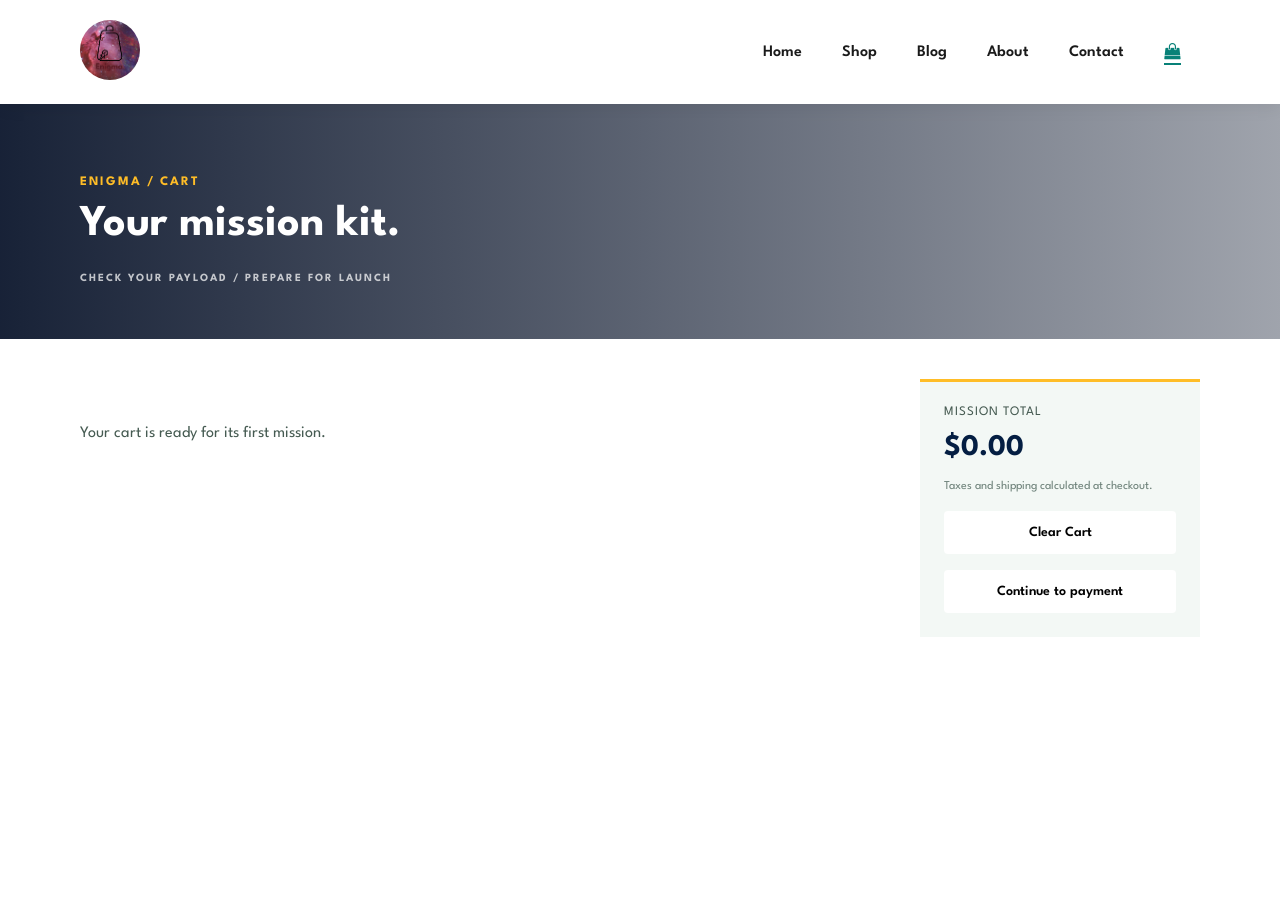
<file: cart.html>
<!DOCTYPE html>
<html lang="en">
<head>
    <meta charset="UTF-8">
    <meta name="viewport" content="width=device-width, initial-scale=1.0">
    <title>Cart | Enigma Space Merch</title>
    <link rel="stylesheet" href="https://cdnjs.cloudflare.com/ajax/libs/font-awesome/4.7.0/css/font-awesome.min.css">
    <link rel="stylesheet" href="style.css">
</head>
<body>
    <section id="header">
        <a href="index.html" class="logo"><img src="logo.png" alt="Enigma Space Merch home"></a>
        <div><ul id="navbar"><li><a href="index.html">Home</a></li><li><a href="shop.html">Shop</a></li><li><a href="blog.html">Blog</a></li><li><a href="about.html">About</a></li><li><a href="contact.html">Contact</a></li><li id="lg-bag"><a class="active" href="cart.html" aria-label="Shopping bag"><i class="fa fa-shopping-bag" aria-hidden="true"></i></a></li></ul></div>
        <div id="mobile"><i id="bar" class="fa fa-bars" aria-hidden="true"></i><a href="cart.html" aria-label="Shopping bag"><i class="fa fa-shopping-bag" aria-hidden="true"></i></a></div>
    </section>
    <main>
        <section class="page-heading cart-heading"><p>ENIGMA / CART</p><h1>Your mission kit.</h1><span class="heading-meta">CHECK YOUR PAYLOAD / PREPARE FOR LAUNCH</span></section>
        <section class="cart-page section-p1">
            <div id="cart-items"></div>
            <div class="cart-summary"><span>Mission total</span><strong id="cart-total">$0.00</strong><small>Taxes and shipping calculated at checkout.</small><button id="clear-cart" class="normal" type="button">Clear Cart</button><a class="normal checkout-action" href="payment.html">Continue to payment</a></div>
        </section>
    </main>
    <script src="script.js"></script>
</body>
</html>
</file>
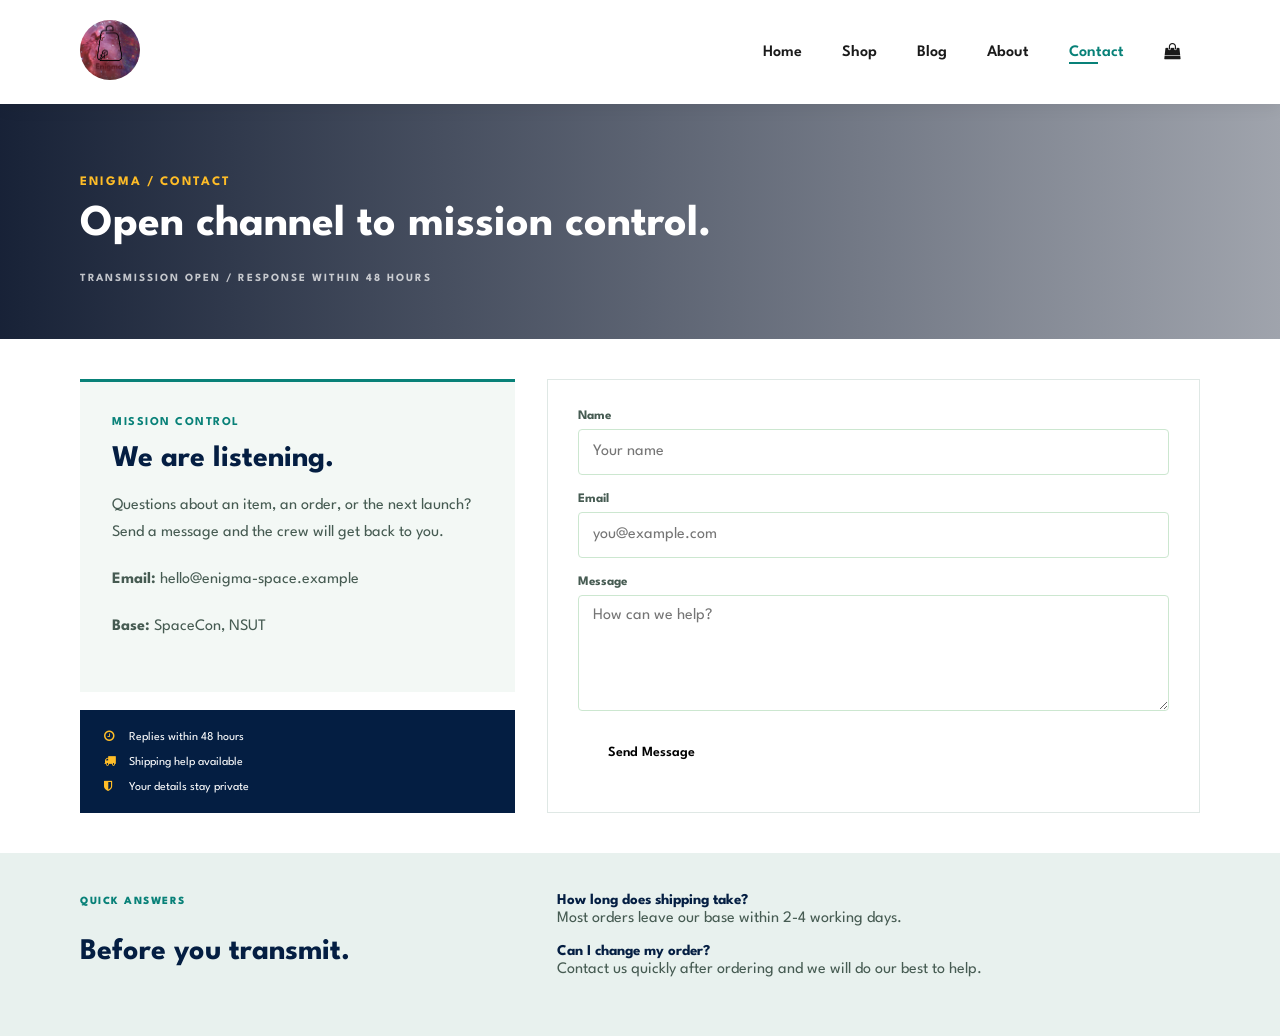
<file: contact.html>
<!DOCTYPE html>
<html lang="en">
<head>
    <meta charset="UTF-8">
    <meta name="viewport" content="width=device-width, initial-scale=1.0">
    <title>Contact | Enigma Space Merch</title>
    <link rel="stylesheet" href="https://cdnjs.cloudflare.com/ajax/libs/font-awesome/4.7.0/css/font-awesome.min.css">
    <link rel="stylesheet" href="style.css">
</head>
<body>
    <section id="header"><a href="index.html" class="logo"><img src="logo.png" alt="Enigma Space Merch home"></a><div><ul id="navbar"><li><a href="index.html">Home</a></li><li><a href="shop.html">Shop</a></li><li><a href="blog.html">Blog</a></li><li><a href="about.html">About</a></li><li><a class="active" href="contact.html">Contact</a></li><li id="lg-bag"><a href="cart.html" aria-label="Shopping bag"><i class="fa fa-shopping-bag" aria-hidden="true"></i></a></li></ul></div><div id="mobile"><i id="bar" class="fa fa-bars" aria-hidden="true"></i><a href="cart.html" aria-label="Shopping bag"><i class="fa fa-shopping-bag" aria-hidden="true"></i></a></div></section>
    <main>
        <section class="page-heading contact-heading"><p>ENIGMA / CONTACT</p><h1>Open channel to mission control.</h1><span class="heading-meta">TRANSMISSION OPEN / RESPONSE WITHIN 48 HOURS</span></section>
        <section class="contact-layout section-p1">
            <div class="contact-info"><div class="info-card"><span>MISSION CONTROL</span><h2>We are listening.</h2><p>Questions about an item, an order, or the next launch? Send a message and the crew will get back to you.</p><p><strong>Email:</strong> hello@enigma-space.example</p><p><strong>Base:</strong> SpaceCon, NSUT</p></div><div class="contact-promises"><span><i class="fa fa-clock-o" aria-hidden="true"></i> Replies within 48 hours</span><span><i class="fa fa-truck" aria-hidden="true"></i> Shipping help available</span><span><i class="fa fa-shield" aria-hidden="true"></i> Your details stay private</span></div></div>
            <form class="contact-form" name="contact" method="POST" data-netlify="true"><input type="hidden" name="form-name" value="contact"><div class="contact-field"><label for="name">Name</label><input id="name" name="name" type="text" placeholder="Your name" required></div><div class="contact-field"><label for="email">Email</label><input id="email" name="email" type="email" placeholder="you@example.com" required></div><div class="contact-field"><label for="message">Message</label><textarea id="message" name="message" rows="6" placeholder="How can we help?" required></textarea></div><button class="normal" type="submit">Send Message</button></form>
        </section>
        <section class="faq-strip section-p1"><div><span>QUICK ANSWERS</span><h2>Before you transmit.</h2></div><div><h3>How long does shipping take?</h3><p>Most orders leave our base within 2-4 working days.</p><h3>Can I change my order?</h3><p>Contact us quickly after ordering and we will do our best to help.</p></div></section>
    </main>
    <script src="script.js"></script>
</body>
</html>
</file>
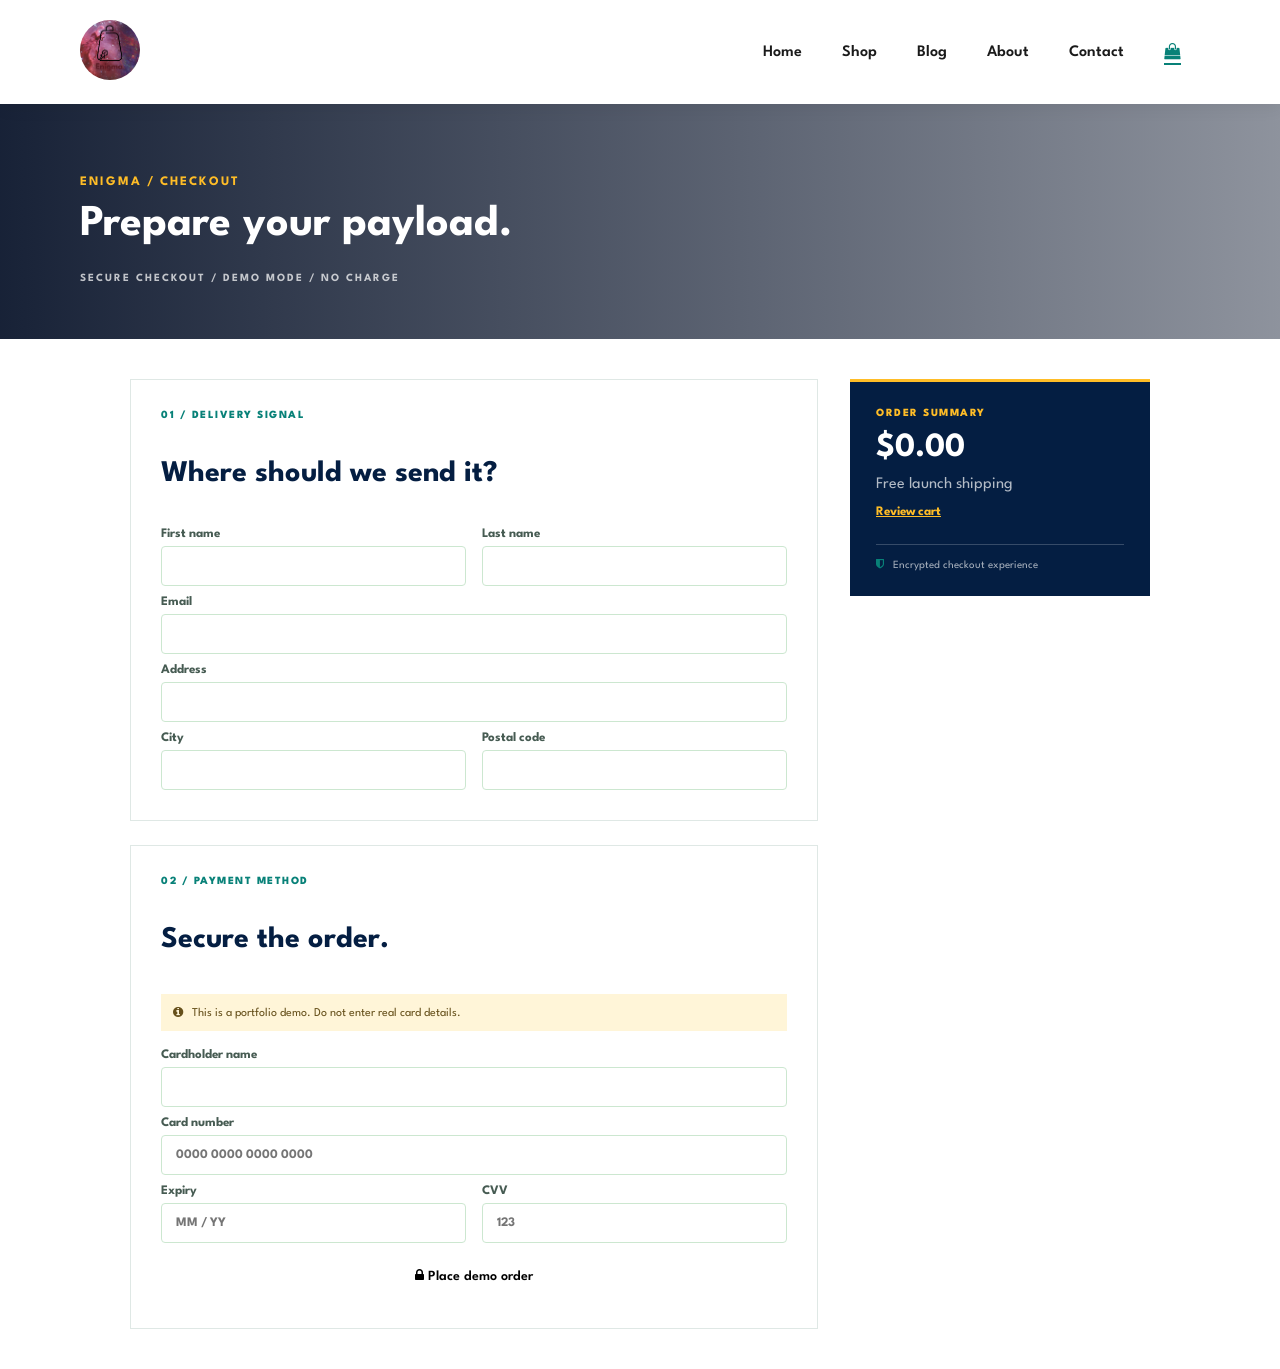
<file: payment.html>
<!DOCTYPE html>
<html lang="en">
<head>
    <meta charset="UTF-8">
    <meta name="viewport" content="width=device-width, initial-scale=1.0">
    <title>Payment | Enigma Space Merch</title>
    <link rel="stylesheet" href="https://cdnjs.cloudflare.com/ajax/libs/font-awesome/4.7.0/css/font-awesome.min.css">
    <link rel="stylesheet" href="style.css">
</head>
<body>
    <section id="header"><a href="index.html" class="logo"><img src="logo.png" alt="Enigma Space Merch home"></a><div><ul id="navbar"><li><a href="index.html">Home</a></li><li><a href="shop.html">Shop</a></li><li><a href="blog.html">Blog</a></li><li><a href="about.html">About</a></li><li><a href="contact.html">Contact</a></li><li id="lg-bag"><a class="active" href="cart.html" aria-label="Shopping bag"><i class="fa fa-shopping-bag" aria-hidden="true"></i></a></li></ul></div><div id="mobile"><i id="bar" class="fa fa-bars" aria-hidden="true"></i><a href="cart.html" aria-label="Shopping bag"><i class="fa fa-shopping-bag" aria-hidden="true"></i></a></div></section>
    <main>
        <section class="page-heading payment-heading"><p>ENIGMA / CHECKOUT</p><h1>Prepare your payload.</h1><span class="heading-meta">SECURE CHECKOUT / DEMO MODE / NO CHARGE</span></section>
        <section class="payment-layout section-p1">
            <form id="payment-form" class="payment-form">
                <div class="form-section"><span>01 / DELIVERY SIGNAL</span><h2>Where should we send it?</h2><div class="form-two"><label>First name<input type="text" name="first-name" required></label><label>Last name<input type="text" name="last-name" required></label></div><label>Email<input type="email" name="email" required></label><label>Address<input type="text" name="address" required></label><div class="form-two"><label>City<input type="text" name="city" required></label><label>Postal code<input type="text" name="postal-code" required></label></div></div>
                <div class="form-section"><span>02 / PAYMENT METHOD</span><h2>Secure the order.</h2><p class="demo-note"><i class="fa fa-info-circle" aria-hidden="true"></i> This is a portfolio demo. Do not enter real card details.</p><label>Cardholder name<input type="text" name="cardholder" required></label><label>Card number<input type="text" name="card-number" inputmode="numeric" placeholder="0000 0000 0000 0000" required></label><div class="form-two"><label>Expiry<input type="text" name="expiry" placeholder="MM / YY" required></label><label>CVV<input type="text" name="cvv" inputmode="numeric" placeholder="123" required></label></div><button class="normal" type="submit"><i class="fa fa-lock" aria-hidden="true"></i> Place demo order</button></div>
            </form>
            <aside class="payment-summary"><span>ORDER SUMMARY</span><strong id="payment-total">$0.00</strong><p>Free launch shipping</p><a href="cart.html">Review cart</a><div class="secure-line"><i class="fa fa-shield" aria-hidden="true"></i> Encrypted checkout experience</div></aside>
        </section>
    </main>
    <script src="script.js"></script>
</body>
</html>
</file>
<file: style.css>
/* styles.css */
@import url("https://fonts.googleapis.com/css2?family=Spartan:wght@100;200;300;400;500;600;700;800;900&display=swap");

*{
    margin: 0;
    padding: 0;
    box-sizing: border-box;
    font-family: Spartan, sans-serif;
}

h1{
    font-size: 50px;
    line-height: 64px;
    color: #222;
}

h2{
    font-size: 46px;
    line-height: 64px;
    color: #fff;
}

h3{
    font-weight: 700;
    font-size: 12px;
    color: #fff;
}

h4{
    font-size: 20px;
    color: #fff;
} 

p{
    font-size: 16px;
    color: #465b52;
    margin: 15px 0 20px 0;
}

.section-p1 {
    padding: 40px 80px;
}

.section-m1 {
    margin: 40px 0;
}

button.normal,
a.normal{
    font-size: 14px;
    font-weight: 600;
    padding: 15px 30px;
    color: #000;
    background-color: #fff;
    border-radius: 4px;
    cursor: pointer;
    border: none;
    outline: none;
    transition: 0.2s;
}

a.normal,
a.white {
    display: inline-block;
    text-decoration: none;
    text-align: center;
}

button.white,
a.white{
    font-size: 13px;
    font-weight: 600;
    padding: 11px 18px;
    color: #fff;
    background-color: transparent;
    cursor: pointer;
    border: 1px solid #fff;
    outline: none;
    transition: 0.2s;
}

body {
    width: 100%;
}

/* Header Start */

#header {
    display: flex;
    align-items: center;
    justify-content: space-between;
    padding: 20px 80px;
    background: #fff;
    box-shadow: 0 5px 15px rgba(0, 0, 0, 0.06);
    z-index: 999;
    position: sticky;
    top: 0;
    left: 0;
}

.logo img {
    width: 60px;
    height: auto;
    display: inline-block;
    border-radius: 50%; /* Makes it perfectly circular if width = height */
    object-fit: cover;
}


#navbar{
    display: flex;
    align-items: center;
    justify-content: center;
}

#navbar li{
    list-style: none;
    padding: 0 20px;
    position: relative;
}

#navbar li a{
    text-decoration: none;
    font-size: 16px;
    font-weight: 600;
    color: #1a1a1a;
    transition: 0.03s ease;
}

#navbar li a:hover,
#navbar li a.active {
    color: #088178;
}

#navbar li a.active::after,
#navbar li a:hover::after{
    content: "";
    width: 30%;
    height: 2px;
    background: #088178;
    position: absolute;
    bottom: -4px;
    left: 20px;
}

#mobile {
    display: none;
    align-items: center;
}

#close{
    display: none;
}

/* Home Page */
#hero{
    background-image: linear-gradient(90deg, rgba(4, 15, 38, 0.92) 0%, rgba(4, 15, 38, 0.55) 48%, rgba(4, 15, 38, 0.1) 100%), url("https://images.unsplash.com/photo-1446776811953-b23d57bd21aa?auto=format&fit=crop&w=2200&q=85");
    height: 70vh;
    width: 100%;
    background-size: cover;
    background-position: top 25% right 0;
    padding: 0 80px;
    display: flex;
    flex-direction: column;
    align-items: flex-start;
    justify-content: center;
    position: relative;
}

#hero h4{
    padding-bottom: 15px;
    letter-spacing: 3px;
    color: #ffbd27;
    text-transform: uppercase;
}

#hero h1{
    color: #088178;
    text-shadow: 2px 3px 0 rgba(0, 0, 0, 0.35);
}

#hero button{
    background-image: url("https://c8.alamy.com/comp/2PF57FF/colorful-border-design-2PF57FF.jpg");
    background-color: transparent;
    color: #088178;
    border: 0;
    padding: 14px 80px 14px 65px;
    background-repeat: no-repeat;
    cursor: pointer;
    font-weight: 700;
    font-size: 15px;
}

#feature{
    display: flex;
    align-items: center;
    justify-content: space-between;
    flex-wrap: wrap;
}

#feature .fe-box{
    width: 180px;
    text-align: center;
    padding: 25px 15px;
    box-shadow: 20px 20px 34px rgba(0, 0, 0, 0.03);
    border: 1px solid #cce7d0;
    border-radius: 4px;
    margin: 15px 0;
}

#feature .fe-box:hover {
    box-shadow: 10px 10px 54px rgba(70, 62, 221, 0.1);
}

#feature .fe-box img{
    width: 100%;
    margin-bottom: 10px;
}

#feature .fe-box h6{
    display: inline-block;
    padding: 9px 8px 6px 8px;
    line-height: 1;
    border-radius: 4px;
    color: #088178;
    background-color: #fddde4;
}

#feature .fe-box:nth-child(2) h6{
    background-color: #cdebbc;
}


#feature .fe-box:nth-child(3) h6{
    background-color: #d1e8f2;

}


#feature .fe-box:nth-child(2) h6{
    background-color: #cdd4f8;

}


#feature .fe-box:nth-child(2) h6{
    background-color: #f6dbf8;

}


#feature .fe-box:nth-child(2) h6{
    background-color: #fff2e5;

}

#product1 {
    text-align: center;
}

#product1 .pro-container{
    display: flex;
    justify-content: space-between;
    padding-top: 20px;
    flex-wrap: wrap;    
}


#product1 .pro{
    width: 23%;
    min-width: 250px;
    padding: 10px 12px;
    border: 1px solid #cce7d0;
    border-radius: 25px;
    cursor: pointer;
    box-shadow: 20px 20px 30px rgba(0, 0, 0, 0.02);
    margin: 15px 0;
    transition: 0.2s ease;
    position: relative;
}   

#product1 .pro:hover{
    box-shadow: 20px 20px 30px rgba(0, 0, 0, 0.06);
}

#product1 .pro img {
    width: 100%;
    border-radius: 20px;
}

#product1 .pro .des{
    text-align: start;
    padding: 10px 0;
}

#product1 .pro .des span {
    color: #606063;
    font-size: 12px;
}

#product1 .pro .des h5 {
    padding-top: 7px;
    color: #1a1a1a;
    font-size: 14px;
}

#product1 .pro .des i{
    font-size: 12px;
    color: rgb(243, 181, 25);
}

#product1 .pro .des h4 {
    padding-top: 7px;
    font-size: 15px;
    font-weight: 700;
    color: #088178;
}

#product1 .pro .cart{
    width: 40px;
    height: 40px;
    line-height: 40px;
    border-radius: 50px;
    background-color: #e8f6ea;
    font-weight: 500;
    color: #088178;
    border: 1px solid #cce7d0;
    position: absolute;
    bottom: 20px;
    right: 10px;
}

#banner{
    display: flex;
    flex-direction: column;
    justify-content: center;
    align-items: center;
    text-align: center;
    background-image: linear-gradient(135deg, rgba(4, 15, 38, 0.9), rgba(8, 129, 120, 0.34)), url("https://images.unsplash.com/photo-1446776811953-b23d57bd21aa?auto=format&fit=crop&w=1800&q=85");
    width: 100%;
    height: 40vh;
    background-size: cover;
    background-position: center;
    background-repeat: no-repeat;
    padding: 40px 20px;
    position: relative;
    border-top: 1px solid rgba(255, 255, 255, 0.18);
    border-bottom: 1px solid rgba(255, 255, 255, 0.14);
    overflow: hidden;
}

#banner::before {
    content: "";
    position: absolute;
    top: -2px;
    left: 50%;
    width: 48px;
    height: 2px;
    border-radius: 3px;
    background-color: #ffbd27;
    transform: translateX(-50%);
    box-shadow: 0 0 7px rgba(255, 189, 39, 0.35);
}

#banner h4{
    color: #fff;
    font-size: 16px;
    font-weight: 600;
    margin-bottom: 10px;
    text-transform: uppercase;
    letter-spacing: 1px;
}

#banner h2{
    color: #fff;
    font-size: 32px;
    font-weight: 700;
    padding: 10px 0 20px 0;
    line-height: 1.4;
    text-shadow: 2px 2px 4px rgba(0, 0, 0, 0.7);
}

#banner h2 span{
    color: #ef3636;
    font-weight: 900;
}

#banner button{
    margin-top: 15px;
    padding: 15px 40px;
    box-shadow: 0 8px 20px rgba(0, 0, 0, 0.22);
}

#banner button:hover{
    background-color: #088178;
    color: #fff;
    transform: scale(1.05);
    transition: all 0.3s ease;
}

#sm-banner{
    display: grid;
    grid-template-columns: repeat(2, minmax(0, 1fr));
    gap: 24px;
}

#sm-banner .banner-box{
    display: flex;
    flex-direction: column;
    justify-content: center;
    align-items: flex-start;
    background-image: linear-gradient(110deg, rgba(7, 20, 44, 0.92), rgba(7, 20, 44, 0.2)), url("https://mir-s3-cdn-cf.behance.net/project_modules/max_1200/74d37f94108343.5e7657f87c271.png");
    height: 360px;
    background-size: cover;
    background-position: center;
    background-repeat: no-repeat;
    padding: 40px;
    border-radius: 4px;
    border-left: 4px solid #ffbd27;
    box-shadow: 0 14px 30px rgba(4, 30, 66, 0.18);
    transition: transform 0.25s ease, box-shadow 0.25s ease;
}

#sm-banner .banner-box2{
    display: flex;
    flex-direction: column;
    justify-content: center;
    align-items: flex-start;
    background-image: linear-gradient(110deg, rgba(9, 34, 44, 0.92), rgba(9, 34, 44, 0.2)), url("https://primagames.com/wp-content/uploads/2022/10/how-to-preorder-dead-space-collectors-edition.jpg?w=1200");
    height: 360px;
    background-size: cover;
    background-position: center;
    background-repeat: no-repeat;
    padding: 40px;
    border-radius: 4px;
    border-left: 4px solid #088178;
    box-shadow: 0 14px 30px rgba(4, 30, 66, 0.18);
    transition: transform 0.25s ease, box-shadow 0.25s ease;
}

#sm-banner .banner-box:hover,
#sm-banner .banner-box2:hover,
#ti-banner .banner-box:hover {
    transform: translateY(-6px);
    box-shadow: 0 20px 34px rgba(4, 30, 66, 0.26);
}


#sm-banner h4{
    color: #fff;
    font-size: 16px;
    font-weight: 400;
    text-transform: capitalize;
    letter-spacing: 1px;
    margin-bottom: 10px;
    text-shadow: 1px 1px 3px rgba(0, 0, 0, 0.7);
}

#sm-banner h2{
    color: #fff;
    font-size: 28px;
    font-weight: 800;
    line-height: 1.3;
    margin-bottom: 15px;
    text-shadow: 2px 2px 5px rgba(0, 0, 0, 0.8);
}

#sm-banner span{
    color: #ffbd27;
    font-size: 14px;
    font-weight: 600;
    padding-bottom: 15px;
    text-shadow: 1px 1px 2px rgba(0, 0, 0, 0.7);
}

#sm-banner button {
    margin-top: 15px;
    padding: 12px 30px;
}

#sm-banner .banner-box:hover button{
    background-color: #088178;
    border: 1px solid #088178;  
}

#ti-banner{
    display: grid;
    grid-template-columns: repeat(3, minmax(0, 1fr));
    padding: 20px 80px;
    gap: 20px;
    padding-top: 20px;
    padding-bottom: 20px;
}

#ti-banner .banner-box{
    display: flex;
    flex-direction: column;
    justify-content: center;
    align-items: flex-start;
    background-image: linear-gradient(135deg, rgba(8, 24, 49, 0.9), rgba(8, 24, 49, 0.2)), url("https://th.bing.com/th/id/OIP.DfqcoFKwqmADRrju3wm--gHaIa?rs=1&pid=ImgDetMain");
    height: 230px;
    background-size: cover;
    background-position: center;
    background-repeat: no-repeat;
    padding: 30px;
    margin-bottom: 0;
    border-radius: 4px;
    border-top: 3px solid #ffbd27;
    box-shadow: 0 12px 26px rgba(4, 30, 66, 0.16);
    transition: transform 0.25s ease, box-shadow 0.25s ease;
}

#ti-banner .banner-box.banner-box2{
    background-image: url("https://cdn.trendhunterstatic.com/thumbs/489/speedmaster-x33-marstimer.jpeg?auto=webp");
}

#ti-banner .banner-box.banner-box3{
    background-image: url("https://assets.penguinrandomhouse.com/wp-content/uploads/2015/10/10111843/Space-List-PRH_site_1200x628_Dysfunction.jpg");
}

#ti-banner .banner-box h2{
    color: #fff;
    font-weight: 900;
    font-size: 22px;
    line-height: 1.3;
    margin-bottom: 10px;
    text-shadow: 2px 2px 5px rgba(0, 0, 0, 0.8);
    word-wrap: break-word;
}

#ti-banner .banner-box h3{
    color: #ffbd27;
    font-weight: 700;
    font-size: 15px;
    text-transform: uppercase;
    letter-spacing: 1px;
    text-shadow: 1px 1px 3px rgba(0, 0, 0, 0.8);
}

#newsletter{
    display: flex;
    justify-content: space-between;
    flex-wrap: wrap;
    align-items: center;
    position: relative;
    
    background-repeat: no-repeat;
    background-position: 20% 30%;
    background-image: linear-gradient(110deg, #041e42 0%, #0a5961 100%);
    border-top: 1px solid rgba(255, 255, 255, 0.18);
    border-bottom: 1px solid rgba(255, 255, 255, 0.14);
    gap: 24px;
}

#newsletter::before {
    content: "";
    position: absolute;
    top: -2px;
    left: 50%;
    width: 96px;
    height: 3px;
    border-radius: 3px;
    background-color: #ffbd27;
    transform: translateX(-50%);
    box-shadow: 0 0 14px rgba(255, 189, 39, 0.55);
}

#newsletter h4{
    font-size: 22px;
    font-weight: 700;
    color: #fff;
}

#newsletter p{
    font-size: 14px;
    font-weight: 600;
    color: #818ea0;
}

#newsletter p span{
    color: #ffbd27;
}

#newsletter .form{
    display: flex;
    width: 40%;
}

#newsletter input{
    height: 3.125rem;
    padding: 0 1.25em;
    font-size: 14px;
    width: 100%;
    border: 1px solid transparent;
    border-radius: 4px;
    outline: none;
    border-top-right-radius: 0;
    border-bottom-right-radius: 0;
}

#newsletter .newstext {
    display: flex;
    flex-direction: column;
    width: 50%;
    min-width: 280px;
}

#newsletter button{
    background-color: #088178;
    color: #fff;
    white-space: nowrap;
    border-top-left-radius: 0;
    border-bottom-left-radius: 0;
    padding: 0 30px;
    cursor: pointer;
    font-weight: 600;
    font-size: 14px;
    border: none;
    outline: none;
    transition: 0.2s;
}

#newsletter button:hover {
    background-color: #05684d;
}

footer{
    display: flex;
    flex-wrap: wrap;
    justify-content: space-between;
}

footer .col{
    display: flex;
    flex-direction: column;
    align-items: flex-start;
    margin-bottom: 20px;
}
footer .logo {
    width: 100px;       /* or any size you want */
    height: auto;       /* maintains the image aspect ratio */
    border-radius: 50%; /* optional: makes it round */
    object-fit: cover;  /* ensures proper fitting if you crop */
}


footer h4{
    font-size: 14px;
    padding-bottom: 20px;
}

footer p{
    font-size: 13px;
    margin: 0 0 8px 0; 
}

footer a{
    font-size: 13px;
    text-decoration: none;
    color: #222;
    margin: 10px; 
}

footer .follow{
    margin-top: 20px;
}

footer .follow i{
    color: #465b52;
    padding-right: 4px;
    cursor: pointer;
}

footer .install .row img{
    border: 1px solid #088178;
    border-radius: 6px;
}

footer .install img{
    margin: 10px 0 15px 0;
}    

footer .follow i:hover,
footer a:hover {
    color: #088178;
}

footer .copyright {
    width: 100%;
    text-align: center;
}

/*Start Media Query*/
@media (max-width: 799px) {
    .section-p1 {
        padding: 40px 40px;
    }

    #navbar {
        display: flex;
        flex-direction: column;
        align-items: flex-start;
        justify-content: flex-start;
        position: fixed;
        top: 0;
        right: -300px;
        height: 100vh;
        width: 300px;
        background-color: #E3E6F3;
        box-shadow: 0 40px 60px rgba(0, 0, 0, 0.1);
        padding: 80px 0 0 10px;
        transition: 0.3s;
    }

    #navbar.active {
        right: 0px;
    }

    #navbar li {
        margin-bottom: 25px;
    }

    #mobile {
        display: flex;
        align-items: center;
    }

    #mobile i{
        color: #1a1a1a;
        font-weight: 24px;
        padding-left: 20px;
    }

    #close{
        display: initial;
        position: absolute;
        top: 30px;
        left: 30px;
        color: #222;
        font-size: 24px;
    }

    #lg-bag {
        display: none;
    }

    #hero {
        height: 70vh;
        padding: 0 80px;
        background-position: top 30% right 30%;
    }

    #feature {
        justify-content: center;

    }

    #feature .fe-box {
        margin: 15px 15px;
    }
    
    #product1 .pro-container {
        justify-content: center;
    }

    #product1 .pro {
        margin: 15px;
    }

    #banner {
        height: 20vh;
        min-height: 220px;
    }

    #sm-banner .banner-box {
        height: 30vh;
    }

    #sm-banner .banner-box2 {
        height: 30vh;
    }

    #sm-banner {
        grid-template-columns: 1fr;
    }

    #ti-banner {
        padding: 0 40px;
    }

    #ti-banner .banner-box {
        min-width: 0;
    }

    #ti-banner {
        grid-template-columns: 1fr;
    }

    #newsletter .form {
        width: 70%;
    }

    .page-heading {
        padding: 56px 40px 42px;
    }

    .cart-page {
        grid-template-columns: 1fr;
    }

    .info-grid,
    .contact-layout,
    .journal-grid {
        grid-template-columns: 1fr;
    }

    .info-card-wide {
        grid-column: auto;
    }

    .journal-feature {
        grid-column: auto;
        grid-template-columns: 1fr;
    }
}


@media (max-width: 477px) {

    .section-p1 {
        padding: 20px;
    }

    #header {
        padding: 10px 30px;
    }

    h1 {
        font-size: 38px;

    }

    h2 {
        font-size: 32px;
    }

    #hero {
        padding: 0 20px;
        background-position: 55%;
    }

    #feature {
        justify-content: space-between;
    }

    #feature .fe-box {
        width: 165px;
        margin: 0 0 15px 0;
    }

    #product1 .pro {
        width: 100%;
    }

    #banner {
        height: 40vh;
        min-height: 300px;
    }

    #sm-banner .banner-box {
        height: 300px;
    }

    #sm-banner .banner-box2 {
        height: 300px;
        margin-top: 0;
    }

    #ti-banner .banner-box {
        min-width: 0;
        height: 190px;
    }

    #newsletter{
        padding: 40px 20px;
    }

    #newsletter .newstext,
    #newsletter .form{
        width: 100%;
    }

    .page-heading {
        padding: 44px 20px 34px;
    }

    .page-heading h1 {
        font-size: 34px;
    }

    .cart-item {
        grid-template-columns: 72px 1fr;
        gap: 12px;
    }

    .cart-item img {
        width: 72px;
        height: 72px;
    }

    .cart-item .quantity-control {
        grid-column: 2;
    }

    .info-card {
        padding: 24px;
    }

    .journal-feature > div {
        padding: 28px 24px;
    }

    
}

.hero-action {
    margin-top: 18px;
}

.page-heading {
    padding: 72px 80px 56px;
    background: linear-gradient(90deg, rgba(4, 15, 38, 0.92), rgba(4, 15, 38, 0.45)), url("https://images.unsplash.com/photo-1446776811953-b23d57bd21aa?auto=format&fit=crop&w=1800&q=85") center / cover;
    color: #fff;
}

.page-heading.about-heading {
    background-image: linear-gradient(90deg, rgba(4, 15, 38, 0.92), rgba(4, 15, 38, 0.38)), url("https://images.unsplash.com/photo-1444703686981-a3abbc4d4fe3?auto=format&fit=crop&w=1800&q=85");
}

.page-heading.contact-heading {
    background-image: linear-gradient(90deg, rgba(4, 15, 38, 0.92), rgba(4, 15, 38, 0.38)), url("https://images.unsplash.com/photo-1451187580459-43490279c0fa?auto=format&fit=crop&w=1800&q=85");
}

.page-heading.cart-heading {
    background-image: linear-gradient(90deg, rgba(4, 15, 38, 0.92), rgba(4, 15, 38, 0.38)), url("https://images.unsplash.com/photo-1462331940025-496dfbfc7564?auto=format&fit=crop&w=1800&q=85");
}

.heading-meta {
    display: block;
    margin-top: 22px;
    color: rgba(255, 255, 255, 0.72);
    font-size: 11px;
    font-weight: 700;
    letter-spacing: 2px;
}

.page-heading p {
    margin: 0 0 12px;
    color: #ffbd27;
    font-size: 13px;
    font-weight: 700;
    letter-spacing: 2px;
}

.page-heading h1 {
    color: #fff;
    font-size: 44px;
    line-height: 1.15;
}

.cart-page {
    display: grid;
    grid-template-columns: minmax(0, 1fr) 280px;
    gap: 32px;
}

.cart-item {
    display: grid;
    grid-template-columns: 100px 1fr auto;
    align-items: center;
    gap: 20px;
    padding: 16px 0;
    border-bottom: 1px solid #dfe8e5;
}

.cart-item img {
    width: 100px;
    height: 100px;
    object-fit: cover;
    border-radius: 4px;
}

.cart-item span {
    color: #088178;
    font-size: 12px;
    font-weight: 700;
    text-transform: uppercase;
}

.cart-item h3 {
    margin: 7px 0;
    color: #222;
    font-size: 18px;
}

.cart-item p {
    margin: 0;
    color: #222;
    font-weight: 700;
}

.quantity-control {
    display: flex;
    align-items: center;
    gap: 12px;
}

.quantity-control button {
    width: 30px;
    height: 30px;
    border: 1px solid #cce7d0;
    border-radius: 4px;
    background: #fff;
    color: #088178;
    cursor: pointer;
    font-size: 18px;
}

.quantity-control button:hover {
    background: #088178;
    color: #fff;
}

.cart-summary {
    align-self: start;
    display: grid;
    gap: 16px;
    padding: 24px;
    border-top: 3px solid #ffbd27;
    background: #f3f8f5;
}

.cart-summary span {
    color: #465b52;
    font-size: 13px;
    text-transform: uppercase;
    letter-spacing: 1px;
}

.cart-summary strong {
    color: #041e42;
    font-size: 30px;
}

.cart-summary button:disabled {
    opacity: 0.55;
    cursor: not-allowed;
}

.empty-cart {
    padding: 32px 0;
}

.journal-grid {
    display: grid;
    grid-template-columns: repeat(2, minmax(0, 1fr));
    gap: 24px;
}

.journal-feature {
    display: grid;
    grid-column: span 2;
    grid-template-columns: minmax(0, 1.1fr) minmax(0, 1fr);
    min-height: 360px;
    background: #041e42;
    color: #fff;
}

.journal-feature img,
.journal-card img {
    width: 100%;
    height: 100%;
    min-height: 220px;
    object-fit: cover;
}

.journal-feature > div {
    display: flex;
    flex-direction: column;
    justify-content: center;
    padding: 38px;
}

.journal-feature span,
.journal-card span {
    color: #088178;
    font-size: 11px;
    font-weight: 700;
    letter-spacing: 1.5px;
}

.journal-feature span {
    color: #ffbd27;
}

.journal-feature h2,
.journal-card h2 {
    margin: 13px 0;
    color: inherit;
    font-size: 27px;
    line-height: 1.2;
}

.journal-feature p,
.journal-card p {
    line-height: 1.65;
}

.journal-feature p {
    color: rgba(255, 255, 255, 0.72);
}

.journal-feature .normal {
    align-self: flex-start;
    margin-top: 10px;
}

.journal-card {
    overflow: hidden;
    background: #fff;
    border: 1px solid #dfe8e5;
    box-shadow: 0 12px 25px rgba(4, 30, 66, 0.08);
}

.journal-card img {
    height: 220px;
}

.journal-card span,
.journal-card h2,
.journal-card p {
    display: block;
    margin-left: 24px;
    margin-right: 24px;
}

.journal-card span {
    margin-top: 22px;
}

.journal-intro {
    display: grid;
    grid-template-columns: 1.1fr 0.9fr;
    align-items: end;
    gap: 32px;
    max-width: 1180px;
    margin: 0 auto;
    padding-bottom: 24px;
}

.journal-intro span,
.journal-cta > span {
    color: #088178;
    font-size: 11px;
    font-weight: 800;
    letter-spacing: 1.5px;
}

.journal-intro h2 {
    max-width: 620px;
    margin-top: 12px;
    color: #041e42;
    font-size: 29px;
    line-height: 1.2;
}

.journal-intro > p {
    max-width: 420px;
    margin: 0;
    line-height: 1.7;
}

.journal-filters {
    display: flex;
    grid-column: span 2;
    flex-wrap: wrap;
    gap: 8px;
    padding-top: 16px;
    border-top: 1px solid #dfe8e5;
}

.journal-filters a {
    padding: 9px 13px;
    border: 1px solid #cce7d0;
    border-radius: 3px;
    color: #465b52;
    font-size: 12px;
    text-decoration: none;
}

.journal-filters a:hover,
.journal-filters a.active {
    border-color: #088178;
    background: #088178;
    color: #fff;
}

.journal-card {
    transition: transform 0.25s ease, box-shadow 0.25s ease;
}

.journal-card:hover {
    transform: translateY(-5px);
    box-shadow: 0 18px 30px rgba(4, 30, 66, 0.14);
}

.journal-card small {
    display: block;
    margin: 0 24px 24px;
    color: #9cb5ae;
    font-size: 10px;
    font-weight: 800;
    letter-spacing: 1px;
}

.journal-cta {
    display: flex;
    align-items: center;
    gap: 20px;
    background: #e8f1ee;
}

.journal-cta h2 {
    margin-right: auto;
    color: #041e42;
    font-size: 27px;
}

.journal-cta .normal {
    white-space: nowrap;
}

.product-heading {
    background-image: linear-gradient(90deg, rgba(4, 15, 38, 0.92), rgba(4, 15, 38, 0.38)), url("https://images.unsplash.com/photo-1451187580459-43490279c0fa?auto=format&fit=crop&w=1800&q=85");
}

.product-detail {
    display: grid;
    grid-template-columns: minmax(0, 1fr) minmax(0, 0.9fr);
    align-items: center;
    gap: 56px;
    max-width: 1180px;
    margin: 0 auto;
}

.product-visual {
    position: relative;
    min-height: 500px;
    background: #e8f1ee;
}

.product-visual img {
    width: 100%;
    height: 500px;
    object-fit: cover;
}

.product-stamp {
    position: absolute;
    right: 18px;
    bottom: 18px;
    padding: 10px 12px;
    background: #ffbd27;
    color: #041e42;
    font-size: 10px;
    font-weight: 800;
    letter-spacing: 1px;
}

.product-copy > span {
    color: #088178;
    font-size: 13px;
    font-weight: 700;
    letter-spacing: 1.5px;
    text-transform: uppercase;
}

.product-copy h2 {
    margin: 12px 0 18px;
    color: #041e42;
    font-size: 42px;
    line-height: 1.1;
}

.product-rating {
    color: #f3b519;
    font-size: 14px;
}

.product-rating small {
    margin-left: 8px;
    color: #465b52;
    font-size: 10px;
    font-weight: 700;
    letter-spacing: 1px;
}

.product-copy > strong {
    display: block;
    margin: 20px 0;
    color: #088178;
    font-size: 27px;
}

.product-copy > p {
    max-width: 500px;
    line-height: 1.7;
}

.product-copy ul {
    display: grid;
    gap: 10px;
    margin: 24px 0;
    padding: 0;
    list-style: none;
    color: #465b52;
    font-size: 13px;
}

.product-copy li i {
    margin-right: 8px;
    color: #088178;
}

.product-copy button i {
    margin-right: 8px;
}

#cart-toast {
    position: fixed;
    right: 24px;
    bottom: 24px;
    z-index: 1000;
    display: flex;
    align-items: center;
    gap: 12px;
    max-width: calc(100vw - 48px);
    padding: 15px 18px;
    background: #041e42;
    color: #fff;
    box-shadow: 0 14px 30px rgba(4, 30, 66, 0.28);
    opacity: 0;
    pointer-events: none;
    transform: translateY(16px);
    transition: opacity 0.25s ease, transform 0.25s ease;
}

#cart-toast.visible {
    opacity: 1;
    pointer-events: auto;
    transform: translateY(0);
}

#cart-toast > i {
    color: #ffbd27;
    font-size: 18px;
}

#cart-toast a {
    color: #ffbd27;
    font-size: 12px;
    font-weight: 700;
    text-decoration: none;
    white-space: nowrap;
}

.journal-card h2 {
    color: #041e42;
    font-size: 23px;
}

.info-grid {
    display: grid;
    grid-template-columns: repeat(2, minmax(0, 1fr));
    gap: 24px;
}

.info-card {
    padding: 32px;
    border-top: 3px solid #088178;
    background: #f3f8f5;
}

.info-card-wide {
    grid-column: span 2;
}

.info-card span {
    color: #088178;
    font-size: 12px;
    font-weight: 700;
    letter-spacing: 1.5px;
}

.info-card h2 {
    margin: 12px 0;
    color: #041e42;
    font-size: 30px;
    line-height: 1.2;
}

.info-card p {
    max-width: 650px;
    line-height: 1.7;
}

.info-card .normal {
    margin-top: 10px;
}

.contact-layout {
    display: grid;
    grid-template-columns: minmax(0, 0.8fr) minmax(0, 1.2fr);
    gap: 32px;
}

.contact-form {
    display: grid;
    gap: 18px;
    align-content: start;
    padding: 30px;
    border: 1px solid #dfe8e5;
    background: #fff;
}

.contact-field {
    display: grid;
    gap: 7px;
}

.contact-form label {
    color: #465b52;
    font-size: 13px;
    font-weight: 700;
}

.contact-form input,
.contact-form textarea {
    display: block;
    width: 100%;
    min-height: 46px;
    padding: 12px 14px;
    border: 1px solid #cce7d0;
    border-radius: 4px;
    font: inherit;
    resize: vertical;
}

.contact-form input:focus,
.contact-form textarea:focus {
    border-color: #088178;
    outline: 2px solid rgba(8, 129, 120, 0.2);
}

.contact-form button {
    justify-self: start;
    margin-top: 2px;
}

.about-layout {
    display: grid;
    grid-template-columns: minmax(0, 1.4fr) minmax(280px, 0.6fr);
    gap: 24px;
    max-width: 1180px;
    margin: 0 auto;
}

.about-story {
    padding: 42px;
    background: #fff;
    border-left: 4px solid #088178;
    box-shadow: 0 14px 30px rgba(4, 30, 66, 0.08);
}

.about-story > span,
.about-orbit > span,
.trust-item strong,
.faq-strip span,
.form-section > span,
.payment-summary > span {
    color: #088178;
    font-size: 11px;
    font-weight: 800;
    letter-spacing: 1.5px;
}

.about-story h2 {
    max-width: 620px;
    margin: 16px 0;
    color: #041e42;
    font-size: 40px;
    line-height: 1.12;
}

.about-story p {
    max-width: 680px;
    line-height: 1.75;
}

.about-orbit {
    display: flex;
    flex-direction: column;
    justify-content: space-between;
    min-height: 330px;
    padding: 30px;
    background: linear-gradient(145deg, rgba(4, 15, 38, 0.96), rgba(8, 89, 97, 0.86)), url("https://images.unsplash.com/photo-1614728894747-a83421e2b9c9?auto=format&fit=crop&w=700&q=85") center / cover;
    color: #fff;
}

.about-orbit > i {
    align-self: flex-end;
    color: #ffbd27;
    font-size: 30px;
}

.about-orbit > span {
    color: #ffbd27;
}

.about-orbit strong {
    font-size: 34px;
    line-height: 1;
}

.about-orbit small {
    color: rgba(255, 255, 255, 0.68);
    line-height: 1.5;
}

.trust-grid {
    display: grid;
    grid-template-columns: repeat(3, minmax(0, 1fr));
    gap: 16px;
    max-width: 1180px;
    margin: 0 auto;
}

.trust-item {
    display: grid;
    gap: 10px;
    padding: 24px;
    border-top: 2px solid #ffbd27;
    background: #f3f8f5;
}

.trust-item i {
    color: #ffbd27;
    font-size: 22px;
}

.trust-item strong {
    font-size: 14px;
}

.trust-item p {
    margin: 0;
    line-height: 1.55;
}

.contact-info {
    display: grid;
    align-content: start;
    gap: 18px;
}

.contact-promises {
    display: grid;
    gap: 12px;
    padding: 20px 24px;
    background: #041e42;
    color: #fff;
    font-size: 12px;
}

.contact-promises i {
    width: 22px;
    color: #ffbd27;
}

.faq-strip {
    display: grid;
    grid-template-columns: 0.8fr 1.2fr;
    gap: 48px;
    background: #e8f1ee;
}

.faq-strip h2,
.form-section h2 {
    margin: 12px 0;
    color: #041e42;
    font-size: 30px;
}

.faq-strip h3 {
    margin: 0 0 4px;
    color: #041e42;
    font-size: 15px;
}

.faq-strip p {
    margin: 0 0 18px;
}

.payment-layout {
    display: grid;
    grid-template-columns: minmax(0, 1fr) 300px;
    gap: 32px;
    max-width: 1180px;
    margin: 0 auto;
}

.payment-form {
    display: grid;
    gap: 24px;
}

.form-section {
    display: grid;
    gap: 10px;
    padding: 30px;
    border: 1px solid #dfe8e5;
    background: #fff;
}

.form-section label {
    display: grid;
    gap: 6px;
    color: #465b52;
    font-size: 13px;
    font-weight: 700;
}

.form-section input {
    width: 100%;
    padding: 13px 14px;
    border: 1px solid #cce7d0;
    border-radius: 4px;
    font: inherit;
}

.form-section input:focus {
    border-color: #088178;
    outline: 2px solid rgba(8, 129, 120, 0.2);
}

.form-two {
    display: grid;
    grid-template-columns: repeat(2, minmax(0, 1fr));
    gap: 16px;
}

.demo-note {
    margin: 0 0 8px;
    padding: 12px;
    background: #fff5d8;
    color: #66501b;
    font-size: 12px;
}

.demo-note i {
    margin-right: 6px;
}

.payment-summary {
    align-self: start;
    display: grid;
    gap: 14px;
    padding: 26px;
    border-top: 3px solid #ffbd27;
    background: #041e42;
    color: #fff;
}

.payment-summary > span {
    color: #ffbd27;
}

.payment-summary > strong {
    font-size: 34px;
}

.payment-summary p {
    margin: 0;
    color: rgba(255, 255, 255, 0.7);
}

.payment-summary a {
    color: #ffbd27;
    font-size: 13px;
    font-weight: 700;
}

.secure-line {
    margin-top: 12px;
    padding-top: 14px;
    border-top: 1px solid rgba(255, 255, 255, 0.2);
    color: rgba(255, 255, 255, 0.65);
    font-size: 11px;
}

.secure-line i {
    margin-right: 6px;
    color: #088178;
}

@media (max-width: 799px) {
    .journal-intro {
        grid-template-columns: 1fr;
        align-items: start;
    }

    .journal-filters {
        grid-column: auto;
    }

    .journal-cta {
        flex-wrap: wrap;
    }
}

@media (max-width: 477px) {
    .journal-intro h2 {
        font-size: 25px;
    }

    .journal-cta h2 {
        width: 100%;
        margin-right: 0;
        font-size: 24px;
    }
}

@media (max-width: 799px) {
    .about-layout,
    .payment-layout,
    .faq-strip {
        grid-template-columns: 1fr;
    }

    .trust-grid {
        grid-template-columns: 1fr;
    }
}

@media (max-width: 477px) {
    .about-story,
    .form-section,
    .payment-summary {
        padding: 24px;
    }

    .about-story h2 {
        font-size: 32px;
    }

    .form-two {
        grid-template-columns: 1fr;
    }
}

.about-story-layout {
    display: grid;
    grid-template-columns: minmax(0, 1fr) minmax(0, 1fr);
    gap: 0;
    max-width: 1180px;
    margin: 0 auto;
    padding-top: 64px;
    padding-bottom: 64px;
}

.about-story-image {
    position: relative;
    min-height: 510px;
    overflow: hidden;
    background: #041e42;
}

.about-story-image::after {
    content: "";
    position: absolute;
    inset: 0;
    background: linear-gradient(180deg, rgba(4, 30, 66, 0.08), rgba(4, 30, 66, 0.6));
}

.about-story-image img {
    width: 100%;
    height: 100%;
    min-height: 510px;
    object-fit: cover;
}

.about-story-image span {
    position: absolute;
    z-index: 1;
    left: 24px;
    bottom: 22px;
    color: #ffbd27;
    font-size: 11px;
    font-weight: 800;
    letter-spacing: 2px;
}

.about-story-layout .about-story {
    display: flex;
    flex-direction: column;
    justify-content: center;
    padding: 52px;
    border-left: 4px solid #088178;
    background: #fff;
    box-shadow: 0 14px 30px rgba(4, 30, 66, 0.1);
}

.about-story-layout .about-story h2 {
    margin: 16px 0;
    color: #041e42;
    font-size: 42px;
    line-height: 1.08;
}

.about-story-layout .about-story p {
    max-width: 520px;
    line-height: 1.7;
}

.story-steps {
    display: grid;
    grid-template-columns: 1.2fr repeat(3, 1fr);
    gap: 16px;
    max-width: 1180px;
    margin: 0 auto;
    padding-top: 20px;
    padding-bottom: 72px;
}

.story-intro {
    padding: 22px 20px 22px 0;
}

.story-intro span {
    color: #088178;
    font-size: 11px;
    font-weight: 800;
    letter-spacing: 1.5px;
}

.story-intro h2 {
    margin-top: 14px;
    color: #041e42;
    font-size: 27px;
    line-height: 1.2;
}

.story-step {
    position: relative;
    padding: 24px 20px;
    border-top: 3px solid #ffbd27;
    background: #f3f8f5;
}

.story-step > strong {
    color: #9cb5ae;
    font-size: 27px;
}

.story-step > i {
    display: block;
    margin: 18px 0;
    color: #088178;
    font-size: 21px;
}

.story-step h3 {
    margin-bottom: 9px;
    color: #041e42;
    font-size: 16px;
}

.story-step p {
    margin: 0;
    font-size: 13px;
    line-height: 1.6;
}

.mission-coordinates {
    display: grid;
    grid-template-columns: 1.3fr repeat(3, 1fr);
    gap: 16px;
    max-width: 1180px;
    margin: 0 auto;
    padding-top: 20px;
    padding-bottom: 64px;
}

.coordinates-intro {
    padding: 22px 20px 22px 0;
}

.coordinates-intro span,
.coordinate span {
    color: #088178;
    font-size: 11px;
    font-weight: 800;
    letter-spacing: 1.5px;
}

.coordinates-intro h2 {
    margin-top: 14px;
    color: #041e42;
    font-size: 27px;
    line-height: 1.2;
}

.coordinate {
    display: grid;
    align-content: start;
    gap: 9px;
    padding: 24px 20px;
    border-top: 3px solid #088178;
    background: #f3f8f5;
}

.coordinate strong {
    color: #041e42;
    font-size: 34px;
    line-height: 1;
}

.coordinate p {
    margin: 0;
    color: #465b52;
    font-size: 13px;
    line-height: 1.5;
}

@media (max-width: 799px) {
    .about-story-layout {
        grid-template-columns: 1fr;
    }

    .about-story-image,
    .about-story-image img {
        min-height: 360px;
    }

    .story-steps {
        grid-template-columns: 1fr 1fr;
    }

    .story-intro {
        grid-column: span 2;
    }

    .mission-coordinates {
        grid-template-columns: 1fr 1fr;
    }

    .coordinates-intro {
        grid-column: span 2;
    }
}

@media (max-width: 477px) {
    .about-story-layout .about-story {
        padding: 32px 24px;
    }

    .about-story-layout .about-story h2 {
        font-size: 34px;
    }

    .story-steps {
        grid-template-columns: 1fr;
    }

    .story-intro {
        grid-column: auto;
    }

    .mission-coordinates {
        grid-template-columns: 1fr;
    }

    .coordinates-intro {
        grid-column: auto;
    }
}

.journal-grid {
    gap: 16px;
}

.journal-feature {
    min-height: 300px;
}

.journal-feature img,
.journal-card img {
    min-height: 170px;
}

.journal-feature > div {
    padding: 28px;
}

.journal-feature h2,
.journal-card h2 {
    font-size: 20px;
}

.journal-card {
    box-shadow: 0 6px 16px rgba(4, 30, 66, 0.06);
}

.journal-card img {
    height: 170px;
}

.journal-card span {
    margin-top: 16px;
}

.journal-card small {
    margin-bottom: 18px;
}

.journal-intro {
    gap: 20px;
    padding-bottom: 18px;
}

.journal-intro h2 {
    font-size: 22px;
}

.journal-filters {
    padding-top: 12px;
}

.journal-cta {
    gap: 14px;
}

.journal-cta h2 {
    font-size: 21px;
}


@media (max-width: 477px) {
    body {
        overflow-x: hidden;
    }

    h1 {
        font-size: 30px;
        line-height: 1.15;
    }

    h2 {
        font-size: 26px;
        line-height: 1.2;
    }

    p {
        font-size: 13px;
        line-height: 1.55;
    }

    .section-p1 {
        padding: 28px 16px;
    }

    #header {
        min-height: 64px;
        padding: 8px 16px;
    }

    .logo img {
        width: 48px;
    }

    #mobile i {
        padding-left: 14px;
        font-size: 18px;
    }

    #hero {
        min-height: 520px;
        height: auto;
        padding: 52px 20px;
        background-position: 62% center;
    }

    #hero h2 {
        max-width: 270px;
        font-size: 28px;
    }

    #hero h1 {
        font-size: 34px;
    }

    #feature {
        display: grid;
        grid-template-columns: repeat(2, minmax(0, 1fr));
        gap: 10px;
    }

    #feature .fe-box {
        width: auto;
        margin: 0;
        padding: 14px 10px;
    }

    #feature .fe-box img {
        margin-bottom: 6px;
    }

    #feature .fe-box h6 {
        font-size: 11px;
    }

    #product1 h1 {
        font-size: 28px;
    }

    #product1 .pro-container {
        gap: 12px;
        padding-top: 10px;
    }

    #product1 .pro {
        width: 100%;
        min-width: 0;
        margin: 0;
        padding: 8px 10px;
        border-radius: 12px;
    }

    #product1 .pro img {
        max-height: 250px;
        object-fit: cover;
        border-radius: 10px;
    }

    #product1 .pro .des {
        padding: 8px 0 4px;
    }

    #product1 .pro .des h5 {
        font-size: 13px;
    }

    #product1 .pro .cart {
        right: 10px;
        bottom: 12px;
        width: 36px;
        height: 36px;
        line-height: 36px;
    }

    #banner {
        min-height: 260px;
        height: auto;
        margin: 24px 0;
        padding: 34px 18px;
    }

    #banner h2 {
        max-width: 320px;
        font-size: 25px;
    }

    #sm-banner,
    #ti-banner {
        gap: 12px;
    }

    #sm-banner .banner-box,
    #sm-banner .banner-box2 {
        height: 240px;
        padding: 24px;
    }

    #ti-banner {
        padding: 0 16px;
    }

    #ti-banner .banner-box {
        height: 160px;
        padding: 22px;
    }

    #ti-banner .banner-box h2 {
        font-size: 19px;
    }

    #newsletter {
        gap: 16px;
        padding: 28px 16px;
    }

    #newsletter .newstext,
    #newsletter .form {
        min-width: 0;
        width: 100%;
    }

    #newsletter h4 {
        font-size: 19px;
    }

    #newsletter .form input {
        min-width: 0;
        padding: 0 12px;
    }

    .page-heading {
        padding: 42px 20px 32px;
    }

    .page-heading h1 {
        font-size: 30px;
    }

    .heading-meta {
        margin-top: 16px;
        font-size: 9px;
        line-height: 1.5;
    }

    .cart-page,
    .product-detail,
    .about-story-layout,
    .payment-layout,
    .contact-layout {
        gap: 20px;
    }

    .cart-item {
        grid-template-columns: 64px 1fr;
        padding: 12px 0;
    }

    .cart-item img {
        width: 64px;
        height: 64px;
    }

    .cart-item h3 {
        font-size: 15px;
    }

    .cart-summary,
    .info-card,
    .about-story-layout .about-story,
    .form-section,
    .payment-summary {
        padding: 20px;
    }

    .about-story-layout .about-story h2,
    .product-copy h2 {
        font-size: 30px;
    }

    .about-story-image,
    .about-story-image img,
    .product-visual,
    .product-visual img {
        min-height: 300px;
        height: 300px;
    }

    .story-steps,
    .mission-coordinates {
        gap: 10px;
        padding-top: 12px;
        padding-bottom: 36px;
    }

    .story-step,
    .coordinate {
        padding: 18px;
    }

    .journal-feature > div {
        padding: 22px 20px;
    }

    .journal-feature h2,
    .journal-card h2 {
        font-size: 19px;
    }

    .journal-card img {
        height: 145px;
        min-height: 145px;
    }

    .journal-cta {
        align-items: flex-start;
        flex-direction: column;
    }

    .journal-cta h2 {
        margin-right: 0;
        font-size: 21px;
    }

    footer .col {
        width: 100%;
    }
}

@media (max-width: 477px) {
    #hero {
        min-height: 580px;
        background-position: center center;
        background-size: cover;
    }

    .page-heading,
    .page-heading.about-heading,
    .page-heading.contact-heading,
    .page-heading.cart-heading,
    .page-heading.product-heading {
        min-height: 230px;
        background-position: center center;
        background-size: cover;
    }

    .journal-intro {
        gap: 12px;
        padding-top: 22px;
        padding-bottom: 14px;
    }

    .journal-intro h2 {
        max-width: 300px;
        margin-top: 8px;
        font-size: 20px;
    }

    .journal-intro > p {
        max-width: 300px;
        font-size: 12px;
    }

    .journal-filters {
        gap: 6px;
        padding-top: 10px;
    }

    .journal-filters a {
        padding: 6px 8px;
        font-size: 10px;
    }

    .journal-grid {
        gap: 12px;
        padding-top: 16px;
    }

    .journal-feature {
        min-height: 0;
    }

    .journal-feature img {
        min-height: 150px;
        height: 150px;
    }

    .journal-feature > div {
        padding: 18px;
    }

    .journal-feature p,
    .journal-card p {
        margin-top: 8px;
        font-size: 12px;
        line-height: 1.45;
    }

    .journal-card img {
        height: 125px;
        min-height: 125px;
    }

    .journal-card span {
        margin: 12px 16px 0;
        font-size: 9px;
    }

    .journal-card h2,
    .journal-card p {
        margin-left: 16px;
        margin-right: 16px;
    }

    .journal-card h2 {
        margin-top: 8px;
        margin-bottom: 8px;
        font-size: 17px;
    }

    .journal-card small {
        margin: 0 16px 14px;
        font-size: 9px;
    }

    .cart-item {
        grid-template-columns: 56px 1fr;
        gap: 10px;
    }

    .cart-item img {
        width: 56px;
        height: 56px;
    }

    .cart-item .quantity-control {
        gap: 10px;
    }

    .quantity-control button {
        width: 32px;
        height: 32px;
    }

    .cart-summary {
        gap: 12px;
        padding: 18px;
    }

    .cart-summary strong {
        font-size: 26px;
    }

    .payment-layout {
        padding-top: 20px;
    }

    .form-section {
        gap: 8px;
        padding: 18px;
    }

    .form-section h2 {
        margin: 8px 0;
        font-size: 23px;
    }

    .form-section input,
    .contact-form input,
    .contact-form textarea {
        padding: 11px 12px;
    }

    .payment-summary {
        padding: 18px;
    }

    #cart-toast {
        left: 12px;
        right: 12px;
        justify-content: space-between;
        padding: 12px 14px;
        font-size: 12px;
    }
}
.journal-feature p,
.journal-card p,
.journal-intro > p {
    font-size: 13px;
    line-height: 1.55;
}

.journal-feature span,
.journal-card span,
.journal-card small,
.journal-intro span,
.journal-cta > span {
    font-size: 10px;
}

.journal-filters a {
    padding: 7px 10px;
    font-size: 11px;
}

.journal-grid {
    max-width: 1080px;
    margin-left: auto;
    margin-right: auto;
    gap: 14px;
}

.journal-feature h2,
.journal-card h2 {
    font-size: 20px;
}

.journal-feature p,
.journal-card p,
.journal-intro > p {
    font-size: 12px;
    line-height: 1.45;
}

.journal-feature > div {
    padding: 24px;
}

.journal-card span,
.journal-card small,
.journal-intro span,
.journal-cta > span {
    font-size: 9px;
}

@media (max-width: 477px) {
    .journal-grid {
        gap: 10px;
    }

    .journal-feature img {
        height: 125px;
        min-height: 125px;
    }

    .journal-feature > div {
        padding: 16px;
    }

    .journal-feature h2,
    .journal-card h2 {
        font-size: 16px;
        line-height: 1.2;
    }

    .journal-feature p,
    .journal-card p,
    .journal-intro > p {
        font-size: 11px;
        line-height: 1.4;
    }

    .journal-feature .normal {
        margin-top: 6px;
        padding: 10px 14px;
        font-size: 11px;
    }

    .journal-card img {
        height: 110px;
        min-height: 110px;
    }

    .journal-card span {
        margin: 10px 14px 0;
    }

    .journal-card h2,
    .journal-card p {
        margin-left: 14px;
        margin-right: 14px;
    }

    .journal-card small {
        margin: 0 14px 12px;
    }

    .journal-intro > p {
        display: none;
    }

    .journal-filters {
        flex-wrap: nowrap;
        overflow-x: auto;
        padding-bottom: 2px;
        scrollbar-width: none;
    }

    .journal-filters::-webkit-scrollbar {
        display: none;
    }

    .journal-filters a {
        flex: 0 0 auto;
    }

    .journal-feature p,
    .journal-card p {
        display: -webkit-box;
        line-clamp: 2;
        -webkit-box-orient: vertical;
        -webkit-line-clamp: 2;
        overflow: hidden;
    }

    .payment-layout {
        display: flex;
        flex-direction: column;
        padding-top: 16px;
    }

    .payment-form {
        width: 100%;
        gap: 14px;
    }

    .form-section {
        width: 100%;
        border-radius: 4px;
    }

    .form-section button {
        width: 100%;
        min-height: 46px;
    }

    .payment-summary {
        width: 100%;
        gap: 10px;
    }
}

#cart-items,
.cart-summary,
.payment-form,
.payment-summary,
.about-story-layout > *,
.contact-layout > * {
    min-width: 0;
}

.cart-summary small {
    color: #6d8179;
    font-size: 12px;
    line-height: 1.45;
}

.cart-item h3 {
    overflow-wrap: anywhere;
}

.checkout-action {
    width: 100%;
}

@media (max-width: 799px) {
    .cart-page {
        grid-template-columns: minmax(0, 1fr);
    }

    .cart-item {
        grid-template-columns: 80px minmax(0, 1fr) auto;
    }

    .payment-layout {
        grid-template-columns: minmax(0, 1fr);
    }

    .payment-summary {
        width: 100%;
    }

    .about-story-layout,
    .contact-layout {
        width: 100%;
    }
}

@media (max-width: 477px) {
    .cart-item {
        grid-template-columns: 56px minmax(0, 1fr);
    }

    .cart-item .quantity-control {
        grid-column: 2;
        justify-self: start;
    }

    .cart-summary .normal {
        width: 100%;
    }

    .contact-form {
        gap: 14px;
        padding: 18px;
    }

    .contact-field {
        gap: 5px;
    }

    .contact-form textarea {
        min-height: 120px;
    }

    .contact-form button {
        width: 100%;
        min-height: 46px;
    }
}

@media (max-width: 799px) {
    .contact-layout {
        grid-template-columns: minmax(0, 1fr);
    }
}

@media (max-width: 477px) {
    .product-detail {
        display: grid;
        grid-template-columns: minmax(0, 1fr);
        gap: 18px;
    }

    .product-visual,
    .product-copy {
        width: 100%;
    }

    .journal-grid {
        grid-template-columns: minmax(0, 1fr);
    }

    .journal-feature {
        grid-column: auto;
    }

    .about-story-layout {
        padding-top: 36px;
        padding-bottom: 36px;
    }

    .about-story-image,
    .about-story-image img {
        min-height: 260px;
        height: 260px;
    }

    .story-steps {
        padding-bottom: 24px;
    }
}
</file>
